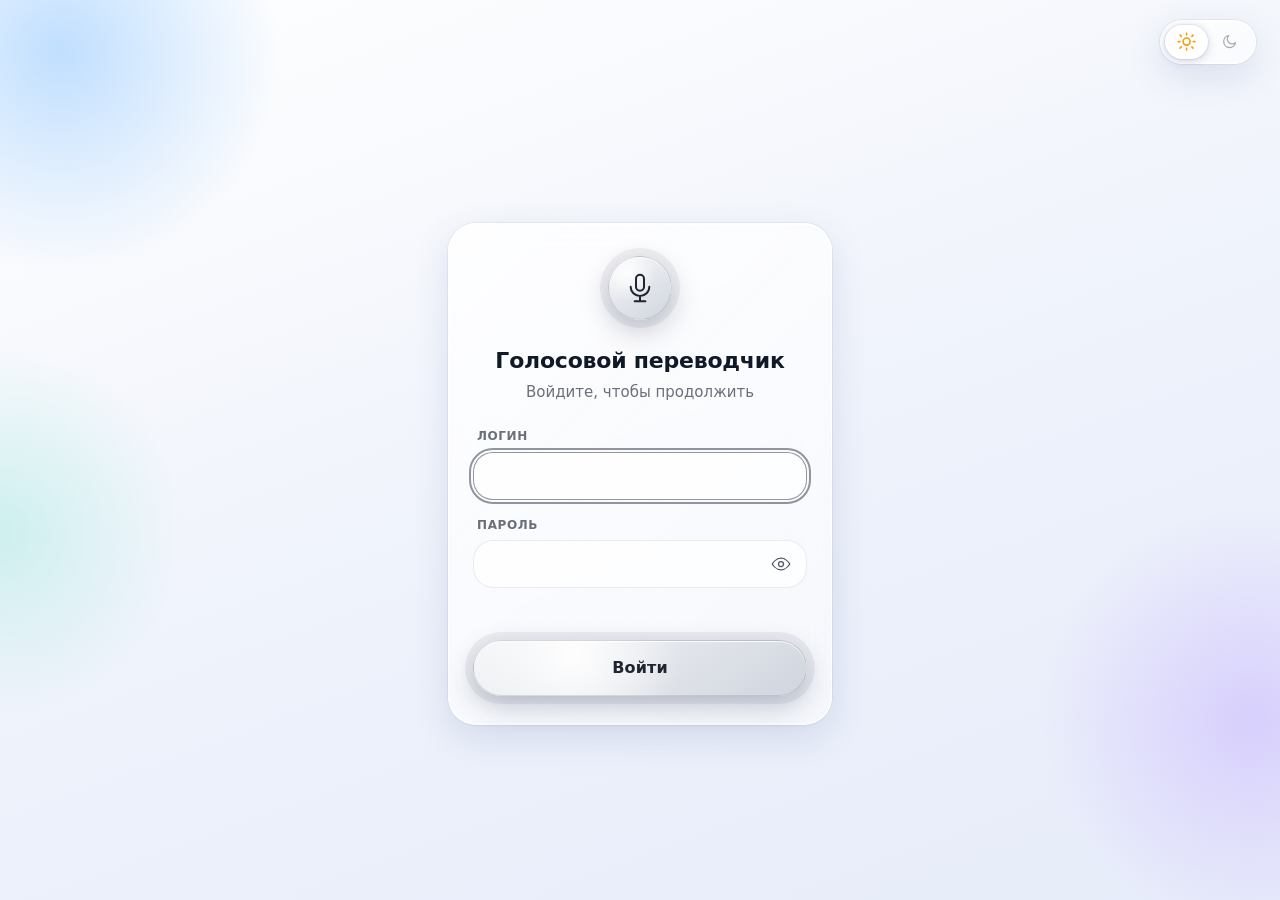
<file: static/login.html>
<!DOCTYPE html>
<html lang="ru">
<head>
  <meta charset="UTF-8">
  <meta name="viewport" content="width=device-width, initial-scale=1.0, viewport-fit=cover">
  <meta name="color-scheme" content="light dark">
  <meta name="theme-color" content="#f3f5fa">
  <meta name="robots" content="noindex">
  <title>Вход — Голосовой переводчик</title>
  <script src="js/theme-init.js"></script>
  <link rel="stylesheet" href="css/styles.css">
</head>
<body>
  <div class="bg-orbs" aria-hidden="true"><div class="orb a"></div><div class="orb b"></div><div class="orb c"></div></div>

  <!-- Переключатель темы (тот же, что в приложении) -->
  <div id="theme-toggle" class="theme-toggle glass" role="radiogroup" aria-label="Тема оформления">
    <span class="theme-thumb" aria-hidden="true"></span>
    <button id="theme-light" type="button" role="radio" aria-checked="true" aria-label="Светлая тема" data-theme-option="light" class="theme-option">
      <svg viewBox="0 0 24 24" fill="none" stroke="currentColor" stroke-width="1.8" stroke-linecap="round" stroke-linejoin="round" aria-hidden="true">
        <circle cx="12" cy="12" r="4" class="sun-core"/>
        <path class="sun-rays" d="M12 2.5v2M12 19.5v2M4.6 4.6l1.4 1.4M18 18l1.4 1.4M2.5 12h2M19.5 12h2M4.6 19.4L6 18M18 6l1.4-1.4"/>
      </svg>
    </button>
    <button id="theme-dark" type="button" role="radio" aria-checked="false" aria-label="Тёмная тема" data-theme-option="dark" class="theme-option">
      <svg viewBox="0 0 24 24" fill="none" stroke="currentColor" stroke-width="1.8" stroke-linecap="round" stroke-linejoin="round" aria-hidden="true">
        <path class="moon-shape" d="M20.5 13.2A8.5 8.5 0 1110.8 3.5a6.7 6.7 0 009.7 9.7z"/>
      </svg>
    </button>
  </div>

  <main class="login-shell">
    <section class="glass login-card" aria-labelledby="login-title">
      <div class="mic login-logo" aria-hidden="true">
        <svg xmlns="http://www.w3.org/2000/svg" class="icon-lg" fill="none" viewBox="0 0 24 24" stroke="currentColor" stroke-width="1.5" stroke-linecap="round" stroke-linejoin="round">
          <rect x="9" y="2" width="6" height="12" rx="3"/>
          <path d="M5 11a7 7 0 0014 0M12 18v4M8 22h8"/>
        </svg>
      </div>
      <div class="login-heading">
        <h1 id="login-title" class="login-title t-primary">Голосовой переводчик</h1>
        <p class="login-subtitle t-muted">Войдите, чтобы продолжить</p>
      </div>

      <form id="login-form" class="login-form" novalidate>
        <div class="field">
          <label class="field-label t-muted" for="login-username">Логин</label>
          <input id="login-username" class="input" type="text" name="username" autocomplete="username"
            autocapitalize="none" autocorrect="off" spellcheck="false" enterkeyhint="next" required>
        </div>
        <div class="field">
          <label class="field-label t-muted" for="login-password">Пароль</label>
          <div class="input-wrap">
            <input id="login-password" class="input" type="password" name="password" autocomplete="current-password"
              autocapitalize="none" autocorrect="off" spellcheck="false" enterkeyhint="go" required>
            <button id="login-reveal" type="button" class="reveal-btn" aria-pressed="false" aria-label="Показать пароль">
              <svg xmlns="http://www.w3.org/2000/svg" class="icon-sm" fill="none" viewBox="0 0 24 24" stroke="currentColor" stroke-width="1.5" stroke-linecap="round" stroke-linejoin="round" aria-hidden="true">
                <path d="M1.5 12S5.5 5 12 5s10.5 7 10.5 7-4 7-10.5 7S1.5 12 1.5 12z"/>
                <circle cx="12" cy="12" r="3"/>
                <path class="eye-slash" d="M4 4l16 16"/>
              </svg>
            </button>
          </div>
        </div>
        <p id="login-error" class="login-error" role="alert" aria-live="polite"></p>
        <button id="login-submit" type="submit" class="mic glass-btn login-btn">Войти</button>
      </form>
    </section>
  </main>

  <script type="module" src="js/login.js"></script>
</body>
</html>
</file>
<file: static/css/styles.css>
/* Стили приложения: «жидкое стекло» в духе Apple. Две темы: светлая (по умолчанию) и тёмная.
   Все цвета заданы переменными в блоках тем ниже; тема выбирается атрибутом data-theme на <html>
   (его ставит js/theme-init.js до отрисовки, затем js/services/themeService.js).

   Производительность (Android): тема переключается мгновенно одним пересчётом стилей, без переходов цветов
   у всех элементов; фон статичный (градиенты без filter: blur и без анимации); backdrop-filter на сенсорных
   устройствах и узких экранах отключён; анимации записи используют только transform и opacity. */

/* ---------------------------------------------------------------------
   Светлая тема (по умолчанию): почти белое стекло, голубые кнопки
   --------------------------------------------------------------------- */
:root,
:root[data-theme="light"] {
  color-scheme: light;

  --page-bg: #f3f5fa;
  --page-gradient: linear-gradient(160deg, #ffffff 0%, #eef2fb 55%, #e7ecfa 100%);
  --orb-a: #8ec5ff; --orb-b: #c9b6ff; --orb-c: #9ee7dd; --orb-opacity: .55;

  --text: rgb(17,24,39); --text-muted: rgba(17,24,39,.62); --text-faint: rgba(17,24,39,.4);

  --glass-a: rgba(255,255,255,.82); --glass-b: rgba(255,255,255,.52);
  --glass-border: rgba(255,255,255,.95);
  --glass-shadow: inset 0 1px 0 rgba(255,255,255,1), inset 0 -1px 0 rgba(255,255,255,.4), 0 0 0 1px rgba(17,24,39,.05), 0 12px 36px rgba(60,80,140,.14);

  --field-bg: rgba(255,255,255,.7); --field-bg-hover: rgba(255,255,255,.95);
  --field-border: rgba(17,24,39,.08);
  --chevron: url("data:image/svg+xml,%3Csvg xmlns='http://www.w3.org/2000/svg' width='12' height='8' fill='none' stroke='%23111827' stroke-opacity='.55' stroke-width='2' stroke-linecap='round' stroke-linejoin='round'%3E%3Cpath d='M1 1.5l5 5 5-5'/%3E%3C/svg%3E");
  --option-bg: #ffffff; --option-color: #111827;
  --icon: rgba(17,24,39,.75);
  --control-hover: rgba(255,255,255,1);
  --focus: rgba(17,24,39,.45);
  --error: #b42318;

  /* Основные кнопки: единый нейтральный светлый (серебристый) цвет в обеих темах, тёмная иконка */
  --btn-a: rgb(246,247,249); --btn-b: rgb(208,213,222);
  --btn-icon: #1f2430;
  --btn-border: rgba(17,24,39,.14);
  --btn-glow: rgba(31,41,80,.26);
  --btn-gloss: rgba(255,255,255,.95);
  --btn-ring: rgba(17,24,39,.06);
  --btn-active-ring: rgba(17,24,39,.22);

  /* Переключатель темы */
  --thumb-bg: #ffffff; --thumb-shadow: 0 2px 8px rgba(60,80,140,.25), 0 0 0 1px rgba(17,24,39,.06);
  --icon-inactive: rgba(17,24,39,.35);
  --sun-active: #f59e0b; --moon-active: #6366f1;
}

/* ---------------------------------------------------------------------
   Тёмная тема: чёрный фон, красные кнопки
   --------------------------------------------------------------------- */
:root[data-theme="dark"] {
  color-scheme: dark;

  --page-bg: #000000;
  --page-gradient: linear-gradient(160deg, #000000 0%, #0b0b0e 55%, #16090b 100%);
  --orb-a: #ff2d3d; --orb-b: #8b0a1a; --orb-c: #ff6a3d; --orb-opacity: .32;

  --text: rgb(245,245,247); --text-muted: rgba(245,245,247,.62); --text-faint: rgba(245,245,247,.4);

  --glass-a: rgba(255,255,255,.1); --glass-b: rgba(255,255,255,.03);
  --glass-border: rgba(255,255,255,.14);
  --glass-shadow: inset 0 1px 0 rgba(255,255,255,.22), inset 0 -1px 0 rgba(255,255,255,.04), 0 10px 40px rgba(0,0,0,.6);

  --field-bg: rgba(255,255,255,.08); --field-bg-hover: rgba(255,255,255,.16);
  --field-border: rgba(255,255,255,.1);
  --chevron: url("data:image/svg+xml,%3Csvg xmlns='http://www.w3.org/2000/svg' width='12' height='8' fill='none' stroke='white' stroke-opacity='.7' stroke-width='2' stroke-linecap='round' stroke-linejoin='round'%3E%3Cpath d='M1 1.5l5 5 5-5'/%3E%3C/svg%3E");
  --option-bg: #1a1a1c; --option-color: #f5f5f7;
  --icon: rgba(245,245,247,.85);
  --control-hover: rgba(255,255,255,.22);
  --focus: rgba(255,255,255,.6);
  --error: #ff9a8f;

  /* Основные кнопки: тот же нейтральный светлый цвет, что и в светлой теме; светлое свечение отделяет их от чёрного фона */
  --btn-a: rgb(246,247,249); --btn-b: rgb(208,213,222);
  --btn-icon: #1f2430;
  --btn-border: rgba(255,255,255,.7);
  --btn-glow: rgba(255,255,255,.2);
  --btn-gloss: rgba(255,255,255,.95);
  --btn-ring: rgba(255,255,255,.08);
  --btn-active-ring: rgba(255,255,255,.4);

  --thumb-bg: linear-gradient(145deg, #f6f7f9, #d0d5de); --thumb-shadow: 0 2px 10px rgba(255,255,255,.18), 0 0 0 1px rgba(255,255,255,.25);
  --icon-inactive: rgba(255,255,255,.35);
  --sun-active: #f59e0b; --moon-active: #1f2430;
}

/* ---------------------------------------------------------------------
   Базовый сброс (раньше его давал Tailwind CDN; теперь свой, в несколько строк) и стили страницы
   --------------------------------------------------------------------- */
*, *::before, *::after { box-sizing: border-box; border-width: 0; border-style: solid; }
body, h1, h2, p { margin: 0; }
h1, h2 { font-size: inherit; font-weight: inherit; }
button, input, select { font: inherit; color: inherit; margin: 0; padding: 0; }
button { background: transparent; }
svg { display: block; }
html { line-height: 1.5; -webkit-text-size-adjust: 100%; }
body {
  font-family: -apple-system, BlinkMacSystemFont, "SF Pro Display", "SF Pro Text", "Helvetica Neue", Inter, system-ui, sans-serif;
  -webkit-font-smoothing: antialiased;
  background: var(--page-bg); color: var(--text);
  overflow-x: hidden; min-height: 100vh;
}

/* Фон: статичный градиент темы и три мягких пятна. Пятна — радиальные градиенты (уже «размытые»),
   поэтому не нужны ни filter: blur, ни анимация: фон рисуется один раз и не пересчитывается каждый кадр */
.bg-orbs { position: fixed; inset: 0; z-index: -1; overflow: hidden; background: var(--page-gradient); }
.orb { position: absolute; border-radius: 50%; opacity: var(--orb-opacity); }
.orb.a { width: 460px; height: 460px; background: radial-gradient(circle, var(--orb-a) 0%, transparent 68%); top: -180px; left: -170px; }
.orb.b { width: 440px; height: 440px; background: radial-gradient(circle, var(--orb-b) 0%, transparent 68%); bottom: -40px; right: -190px; }
.orb.c { width: 380px; height: 380px; background: radial-gradient(circle, var(--orb-c) 0%, transparent 68%); top: 38%; left: -190px; opacity: calc(var(--orb-opacity) * .8); }

/* Цвета текста */
.t-primary { color: var(--text); }
.t-muted { color: var(--text-muted); }
.t-faint { color: var(--text-faint); }
.card-title { font-size: .75rem; font-weight: 600; letter-spacing: .05em; text-transform: uppercase; margin-bottom: .5rem; }

/* Видимая обводка при управлении с клавиатуры */
:focus { outline: none; }
:focus-visible { outline: 2px solid var(--focus); outline-offset: 2px; }

/* ---------------------------------------------------------------------
   «Стекло»
   --------------------------------------------------------------------- */
.glass {
  background: linear-gradient(135deg, var(--glass-a), var(--glass-b));
  backdrop-filter: blur(16px);
  -webkit-backdrop-filter: blur(16px);
  border: 1px solid var(--glass-border);
  box-shadow: var(--glass-shadow);
}
@supports not ((backdrop-filter: blur(1px)) or (-webkit-backdrop-filter: blur(1px))) {
  .glass { background: var(--option-bg); }
}
/* Телефоны и планшеты: размытие подложки (самый дорогой эффект) отключено, фон под стеклом и так плавный */
@media (pointer: coarse), (max-width: 767px) {
  .glass { backdrop-filter: none; -webkit-backdrop-filter: none; }
}

.glass-select {
  appearance: none; -webkit-appearance: none;
  background-color: var(--field-bg); color: var(--text); border: 1px solid var(--field-border);
  background-image: var(--chevron); background-repeat: no-repeat; background-position: right 14px center;
}
.glass-select option { background: var(--option-bg); color: var(--option-color); }
.glass-btn { transition: transform .2s ease; }
.glass-btn:active { transform: scale(.92); }

/* Круглые кнопки: микрофоны и «Переотправить» — единый нейтральный светлый цвет (--btn-a/--btn-b), тёмная иконка */
.mic {
  position: relative;
  color: var(--btn-icon);
  background: radial-gradient(circle at 30% 25%, var(--btn-gloss), rgba(255,255,255,0) 45%), linear-gradient(145deg, var(--btn-a), var(--btn-b));
  border: 1px solid var(--btn-border);
  box-shadow: inset 0 1px 1px rgba(255,255,255,.9), 0 10px 28px var(--btn-glow), 0 0 0 8px var(--btn-ring);
}
/* Запись: кнопка пульсирует, вокруг расходится кольцо (без смены цвета); анимируются только transform и opacity */
.mic.recording { animation: pulse 1.4s ease-in-out infinite; }
.mic.recording::after {
  content: ''; position: absolute; inset: -4px; border-radius: 50%; pointer-events: none;
  border: 2px solid var(--btn-active-ring); animation: ring 1.4s ease-out infinite;
}
/* Обработка: кнопка «дышит» (приглушается и возвращается) */
.mic.processing { animation: breathe 1.2s ease-in-out infinite; }
@keyframes pulse { 0%,100% { transform: scale(1); } 50% { transform: scale(1.07); } }
@keyframes ring { 0% { transform: scale(1); opacity: .9; } 100% { transform: scale(1.6); opacity: 0; } }
@keyframes breathe { 0%,100% { opacity: .55; } 50% { opacity: .9; } }

/* Размеры значков (раньше задавались классами Tailwind CDN, который тяжело работает на телефоне) */
.icon-sm { width: 1.25rem; height: 1.25rem; }
.icon-lg { width: 2rem; height: 2rem; }

/* ---------------------------------------------------------------------
   Переключатель темы (слайдер): сверху справа, обе иконки видны, ползунок плавно переезжает
   --------------------------------------------------------------------- */
.theme-toggle {
  position: fixed; z-index: 50;
  top: calc(.75rem + env(safe-area-inset-top)); right: calc(.75rem + env(safe-area-inset-right));
  display: grid; grid-template-columns: 1fr 1fr; align-items: center;
  width: 6rem; height: 2.75rem; padding: .25rem; border-radius: 9999px;
}
.logout-btn {
  position: fixed; z-index: 50;
  top: calc(.75rem + env(safe-area-inset-top)); left: calc(.75rem + env(safe-area-inset-left));
  display: grid; place-items: center; width: 2.75rem; height: 2.75rem; padding: 0; border-radius: 9999px; color: var(--icon);
}
.theme-thumb {
  position: absolute; top: .25rem; left: .25rem; z-index: 0;
  width: calc(50% - .25rem); height: calc(100% - .5rem); border-radius: 9999px;
  background: var(--thumb-bg); box-shadow: var(--thumb-shadow);
  transition: transform .3s ease;
}
:root[data-theme="dark"] .theme-thumb { transform: translateX(100%); }
.theme-option {
  position: relative; z-index: 1; display: grid; place-items: center; height: 100%;
  border: 0; border-radius: 9999px; background: none; padding: 0; color: var(--icon-inactive);
}
.theme-option svg { width: 1.2rem; height: 1.2rem; transform: scale(.88); }
/* Активное состояние: иконка выбранной темы окрашивается (солнце — янтарное, луна — индиго/белая) и слегка увеличивается */
:root:not([data-theme="dark"]) .theme-option[data-theme-option="light"],
:root[data-theme="light"] .theme-option[data-theme-option="light"] { color: var(--sun-active); }
:root[data-theme="dark"] .theme-option[data-theme-option="dark"] { color: var(--moon-active); }
:root:not([data-theme="dark"]) .theme-option[data-theme-option="light"] svg,
:root[data-theme="light"] .theme-option[data-theme-option="light"] svg { transform: scale(1.1) rotate(90deg); }
:root[data-theme="dark"] .theme-option[data-theme-option="dark"] svg { transform: scale(1.1) rotate(-18deg); }
/* Лучи солнца гаснут, когда выбрана тёмная тема */
:root[data-theme="dark"] .theme-option .sun-rays { opacity: .6; }

/* ---------------------------------------------------------------------
   Адаптивная вёрстка. База — телефон (< 768px), затем планшеты/ПК.
   Размеры и отступы заданы переменными, чтобы менять их в одном месте.
   --------------------------------------------------------------------- */
:root {
  --page-pad: 1rem;
  --gap: .75rem;
  --card-radius: 28px;
  --card-pad: 1.25rem;
  --swap-size: 2.75rem;
  --mic-size: 72px;
  --control-height: 3rem;
  --text-size: 1.125rem;
}

/* Кнопки и поля: без «липкой» подсветки при касании и без задержки двойного тапа */
button, select { -webkit-tap-highlight-color: transparent; touch-action: manipulation; }
button { cursor: pointer; user-select: none; -webkit-user-select: none; }
button:disabled { cursor: not-allowed; }

/* ---- Каркас страницы ---- */
.app-shell {
  display: flex; flex-direction: column;
  width: 100%; max-width: 28rem; margin: 0 auto;
  padding-top: 3.75rem; /* место под переключатель темы */
  min-height: 100vh; min-height: 100dvh; /* dvh учитывает адресную строку мобильного браузера */
}
.app-main { display: grid; grid-template-columns: 1fr; gap: var(--gap); padding: .25rem var(--page-pad) 0; }
.app-footer {
  display: flex; flex-direction: column; gap: var(--gap);
  padding: .75rem var(--page-pad) calc(1.25rem + env(safe-area-inset-bottom)); /* отступ под «чёлку»/жест-бар */
}

/* ---- Карточки с текстом ---- */
.text-card { border-radius: var(--card-radius); padding: var(--card-pad); }
.text-scroll {
  min-height: 96px; max-height: 34vh; overflow-y: auto; overflow-wrap: anywhere; -webkit-overflow-scrolling: touch;
  font-size: var(--text-size); line-height: 1.6;
}
.status-text { font-size: .875rem; text-align: center; }

/* ---- Панели ---- */
.panel { display: flex; align-items: center; gap: .5rem; border-radius: var(--card-radius); padding: .5rem; }
.panel-mics { padding: .75rem; }

/* ---- Элементы управления ---- */
.glass-select {
  flex: 1 1 0; min-width: 0; min-height: var(--control-height);
  border-radius: 20px; padding: .5rem 2.1rem .5rem 1rem; font-size: .9375rem; font-weight: 500;
}
.swap-btn, .swap-spacer { flex: none; width: var(--swap-size); }
.swap-btn { height: var(--swap-size); display: flex; align-items: center; justify-content: center; border-radius: 9999px; color: var(--icon); }
.mic-col { flex: 1 1 0; min-width: 0; display: flex; flex-direction: column; align-items: center; gap: .35rem; }
.mic-btn { width: var(--mic-size); height: var(--mic-size); display: flex; align-items: center; justify-content: center; border-radius: 9999px; }
.retry-btn {
  align-self: center; display: flex; align-items: center; justify-content: center; gap: .5rem;
  height: 56px; padding: 0 2rem; border-radius: 9999px; font-weight: 600; letter-spacing: .01em;
}
.retry-btn:disabled { opacity: .5; }
.retry-btn[hidden] { display: none; }

/* ---- Сенсорные устройства (основной указатель — палец): крупные цели касания ---- */
@media (pointer: coarse) {
  :root { --swap-size: 3rem; --mic-size: 80px; --control-height: 3.25rem; }
  /* 16px в полях ввода не даёт iOS приближать страницу при выборе языка */
  .glass-select { font-size: 1rem; }
  .retry-btn { height: 60px; }
  .theme-toggle { width: 6.5rem; height: 3rem; }
  .logout-btn { width: 3rem; height: 3rem; }
}

/* ---- ПК и ноутбуки (есть мышь с наведением): hover-эффекты ---- */
@media (hover: hover) and (pointer: fine) {
  .mic-btn:not(:disabled):hover, .retry-btn:not(:disabled):hover { transform: translateY(-2px) scale(1.04); filter: brightness(1.1); }
  .mic-btn:not(:disabled):active, .retry-btn:not(:disabled):active { transform: scale(.94); }
  .swap-btn:hover, .logout-btn:hover { background: var(--control-hover); }
  .glass-select:hover { background-color: var(--field-bg-hover); }
}
/* На сенсорных экранах hover не применяется вовсе: ничего не «залипает» после касания */

/* ---- Страница входа ---- */
.login-shell {
  min-height: 100vh; min-height: 100dvh; display: flex; align-items: center; justify-content: center;
  padding: 4.5rem var(--page-pad) calc(1.5rem + env(safe-area-inset-bottom));
}
.login-card { width: 100%; max-width: 24rem; border-radius: var(--card-radius); padding: 2rem 1.5rem 1.75rem; display: flex; flex-direction: column; gap: 1.5rem; }
.login-logo { align-self: center; flex: none; width: 64px; height: 64px; display: grid; place-items: center; border-radius: 9999px; }
.login-heading { text-align: center; }
.login-title { font-size: 1.375rem; font-weight: 600; letter-spacing: -.01em; }
.login-subtitle { margin-top: .25rem; font-size: .9375rem; }
.login-form { display: flex; flex-direction: column; gap: 1rem; }
.field { display: flex; flex-direction: column; gap: .4rem; }
.field-label { font-size: .75rem; font-weight: 600; letter-spacing: .05em; text-transform: uppercase; padding-left: .25rem; }
.input {
  width: 100%; min-height: var(--control-height); border-radius: 20px; padding: .5rem 1rem; font-size: 1rem; font-family: inherit;
  background-color: var(--field-bg); color: var(--text); border: 1px solid var(--field-border);
}
.input::placeholder { color: var(--text-faint); }
.input:focus { border-color: var(--focus); }
.input:disabled { opacity: .6; }
.input:-webkit-autofill { -webkit-text-fill-color: var(--text); box-shadow: 0 0 0 100px var(--option-bg) inset; }
.input-wrap { position: relative; }
.input-wrap .input { padding-right: 3.25rem; }
.reveal-btn {
  position: absolute; top: 50%; right: .35rem; transform: translateY(-50%); width: 2.5rem; height: 2.5rem;
  display: grid; place-items: center; border: 0; border-radius: 9999px; background: none; color: var(--icon);
}
.reveal-btn .eye-slash { display: none; }
.reveal-btn[aria-pressed="true"] .eye-slash { display: inline; }
.login-error { min-height: 1.25rem; font-size: .875rem; text-align: center; color: var(--error); }
.login-btn { height: 56px; width: 100%; border-radius: 9999px; font-size: 1rem; font-weight: 600; letter-spacing: .01em; }
.login-btn:disabled { opacity: .6; }
@media (pointer: coarse) { .login-btn { height: 60px; } }
@media (hover: hover) and (pointer: fine) {
  .login-btn:not(:disabled):hover { transform: translateY(-2px); filter: brightness(1.1); }
  .reveal-btn:hover { color: var(--text); }
}

/* ---- Планшеты и ПК: широкая сетка ---- */
@media (min-width: 768px) {
  :root { --page-pad: 2rem; --gap: 1rem; --card-pad: 1.5rem; --mic-size: 88px; --text-size: 1.25rem; }
  .app-shell { max-width: 60rem; padding-top: 4.5rem; }
  .app-main { grid-template-columns: 1fr 1fr; padding-top: 1rem; align-items: stretch; }
  .text-scroll { min-height: 160px; max-height: 45vh; }
  .app-footer { width: 100%; max-width: 40rem; margin: 0 auto; padding-top: 1.5rem; padding-bottom: calc(2rem + env(safe-area-inset-bottom)); }
  .status-text { font-size: 1rem; }
  .glass-select { font-size: 1rem; }
  .theme-toggle { top: calc(1.25rem + env(safe-area-inset-top)); right: calc(1.5rem + env(safe-area-inset-right)); }
  .logout-btn { top: calc(1.25rem + env(safe-area-inset-top)); left: calc(1.5rem + env(safe-area-inset-left)); }
}

/* ---- Очень узкие телефоны ---- */
@media (max-width: 360px) {
  :root { --page-pad: .75rem; --card-pad: 1rem; --mic-size: 72px; }
  .glass-select { font-size: .875rem; padding-left: .75rem; }
}

/* ---- Низкие экраны (телефон в ландшафте): меньше вертикальных отступов ---- */
@media (max-height: 480px) and (orientation: landscape) {
  .app-shell { padding-top: 3.25rem; }
  .text-scroll { min-height: 64px; max-height: 28vh; }
}

/* Уважаем системную настройку «уменьшить анимацию» */
@media (prefers-reduced-motion: reduce) {
  .mic.recording, .mic.recording::after, .mic.processing { animation: none; }
  .glass-btn, .theme-thumb { transition: none; }
}
</file>
